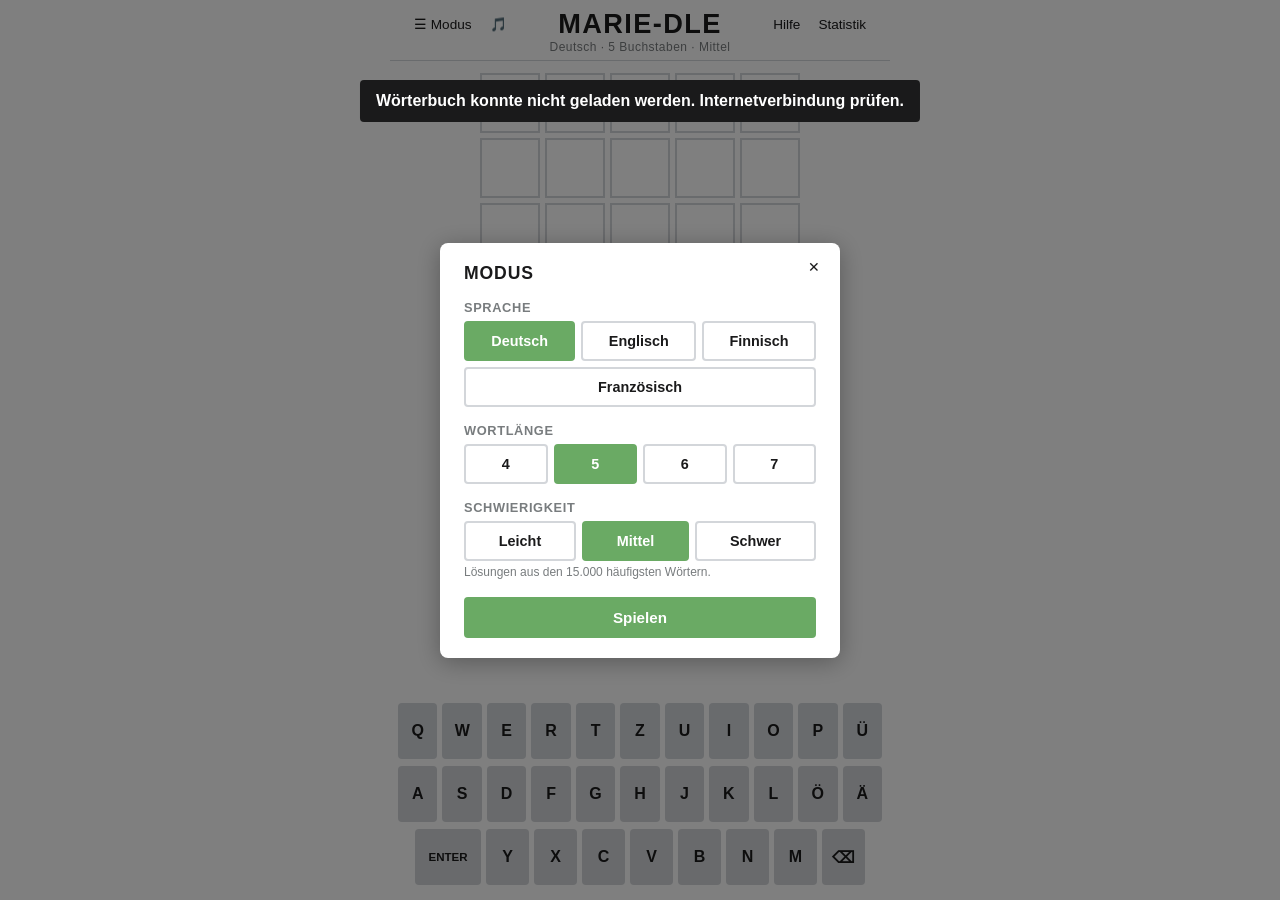
<file: index.html>
<!DOCTYPE html>
<html lang="de">
<head>
<meta charset="UTF-8">
<meta name="viewport" content="width=device-width, initial-scale=1">
<title>Marie-dle</title>
<link rel="stylesheet" href="css/style.css">
<script type="module" src="js/main.js"></script>
</head>
<body>
<header>
  <div class="left">
    <button class="icon-btn" id="menuBtn" aria-label="Modus wählen">☰ Modus</button>
    <a class="icon-btn" href="melodie.html" title="Melodien raten" aria-label="Melodien raten">🎵</a>
  </div>
  <h1>MARIE-DLE</h1>
  <div class="right">
    <button class="icon-btn" id="helpBtn" aria-label="Hilfe">Hilfe</button>
    <button class="icon-btn" id="statsBtn" aria-label="Statistik">Statistik</button>
  </div>
  <div id="modeLabel"></div>
</header>

<main>
  <div id="board"></div>
  <div id="keyboard"></div>
</main>

<div id="toast"></div>

<div class="overlay" id="menuModal">
  <div class="modal">
    <button class="icon-btn close" data-close>✕</button>
    <h2>Modus</h2>
    <h3>Sprache</h3>
    <div class="seg" id="segLang"></div>
    <h3>Wortlänge</h3>
    <div class="seg" id="segLen"></div>
    <h3>Schwierigkeit</h3>
    <div class="seg" id="segDiff"></div>
    <div class="hint" id="diffHint"></div>
    <div class="actions">
      <button class="btn" id="playBtn">Spielen</button>
    </div>
  </div>
</div>

<div class="overlay" id="helpModal">
  <div class="modal">
    <button class="icon-btn close" data-close>✕</button>
    <h2>So wird gespielt</h2>
    <p>Errate das Wort in 6 Versuchen. Jeder Versuch muss ein echtes Wort mit der gewählten Länge sein.</p>
    <div class="example">
      <div class="tile correct">K</div><div class="tile">A</div><div class="tile">T</div><div class="tile">Z</div><div class="tile">E</div>
    </div>
    <p><b>K</b> ist im Wort und an der richtigen Stelle.</p>
    <div class="example">
      <div class="tile">B</div><div class="tile present">L</div><div class="tile">U</div><div class="tile">M</div><div class="tile">E</div>
    </div>
    <p><b>L</b> ist im Wort, aber an einer anderen Stelle.</p>
    <div class="example">
      <div class="tile">N</div><div class="tile">A</div><div class="tile">C</div><div class="tile absent">H</div><div class="tile">T</div>
    </div>
    <p><b>H</b> kommt im Wort nicht vor.</p>
    <p class="note">Unter <b>☰ Modus</b> wählst du Sprache, Wortlänge (4–7) und Schwierigkeit. Leicht, mittel und schwer nutzen die 3.000, 15.000 bzw. 60.000 häufigsten Wörter der Sprache als mögliche Lösungen.</p>
    <p class="note">Mit <b>🎵</b> oben links wechselst du zum Melodie-Modus: Dort errätst du bekannte Melodien auf einer Klaviatur.</p>
    <p class="note">Jeder Modus hat ein eigenes Tageswort und eine eigene Statistik. Mit „Neues Wort“ spielst du danach beliebig weiter.</p>
    <p class="note">Sonderzeichen: Deutsch hat Ä, Ö, Ü als eigene Buchstaben (Wörter mit ß kommen nicht vor), Finnisch hat Ä und Ö. Im Französischen werden Akzente ignoriert (É = E).</p>
    <p class="note">Wörter werden pro Sprache einmalig online geladen und dann im Browser gespeichert. Quellen: <a href="https://github.com/hermitdave/FrequencyWords">FrequencyWords</a> (Häufigkeit), <a href="https://github.com/davidak/wortliste">wortliste</a>, <a href="https://github.com/dwyl/english-words">english-words</a>, <a href="https://github.com/wooorm/dictionaries">wooorm/dictionaries</a>, <a href="https://github.com/Taknok/French-Wordlist">French-Wordlist</a>, <a href="https://github.com/hugovk/everyfinnishword">everyfinnishword</a>.</p>
  </div>
</div>

<div class="overlay" id="statsModal">
  <div class="modal">
    <button class="icon-btn close" data-close>✕</button>
    <div class="seg tabs" id="statsTabs">
      <button data-tab="mode" class="active">Dieser Modus</button>
      <button data-tab="all">Gesamt</button>
    </div>
    <div id="statsModeView">
    <div id="getWell" class="get-well" hidden></div>
    <div id="solutionBox" class="solution"></div>
    <h2>Statistik</h2>
    <div class="hint" id="statsMode"></div>
    <div class="stats">
      <div><div class="num" id="sPlayed">0</div><div class="lbl">Gespielt</div></div>
      <div><div class="num" id="sWin">0</div><div class="lbl">% Gewonnen</div></div>
      <div><div class="num" id="sStreak">0</div><div class="lbl">Serie</div></div>
      <div><div class="num" id="sMax">0</div><div class="lbl">Beste Serie</div></div>
    </div>
    <h2>Verteilung</h2>
    <div id="dist"></div>
    </div>
    <div id="statsAllView" hidden></div>
    <div class="actions">
      <button class="btn secondary" id="shareBtn">Teilen</button>
      <button class="btn" id="newBtn">Neues Wort</button>
    </div>
  </div>
</div>
</body>
</html>
</file>
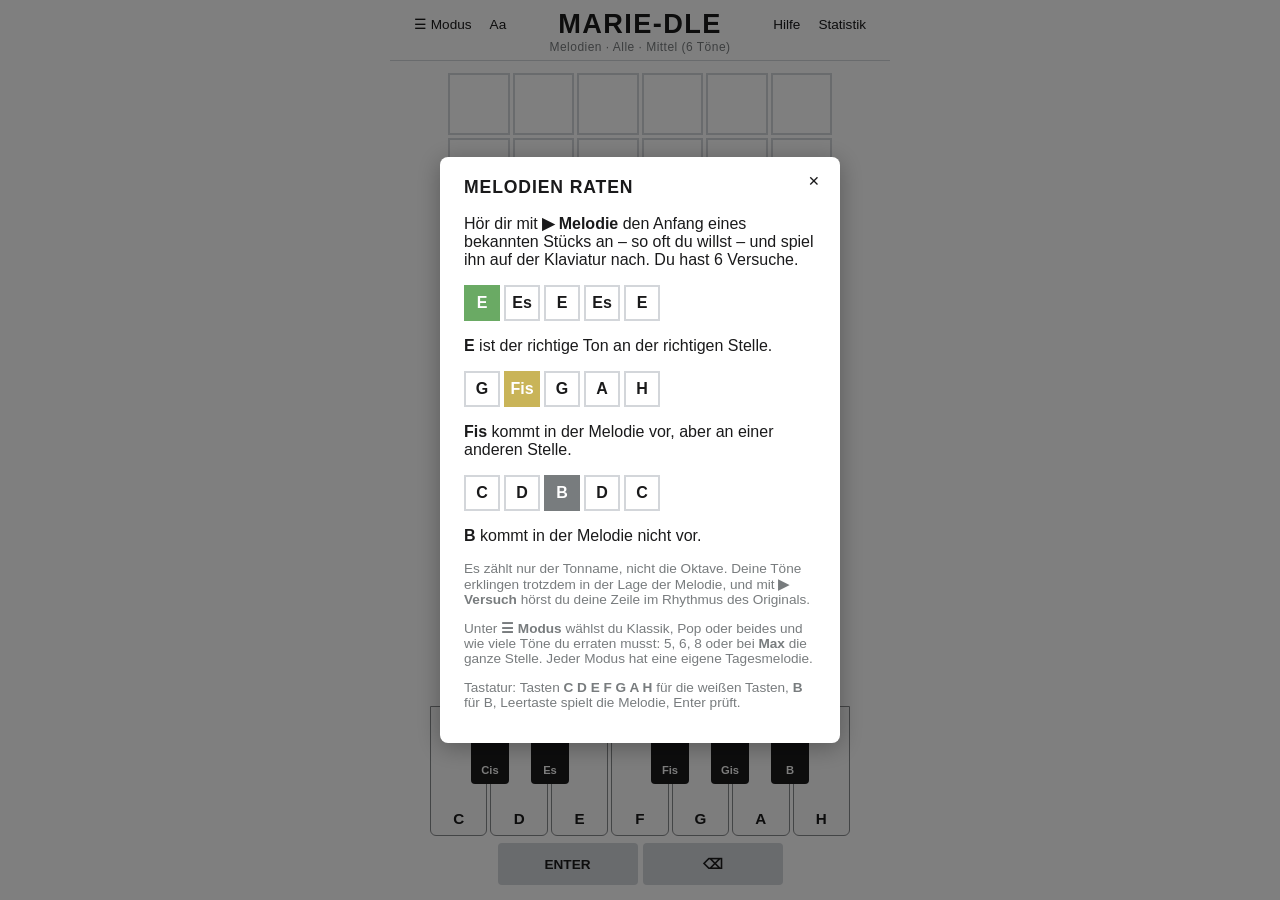
<file: melodie.html>
<!DOCTYPE html>
<html lang="de">
<head>
<meta charset="UTF-8">
<meta name="viewport" content="width=device-width, initial-scale=1">
<title>Marie-dle · Melodien</title>
<link rel="stylesheet" href="css/style.css">
<script type="module" src="js/melody.js"></script>
</head>
<body class="melody">
<header>
  <div class="left">
    <button class="icon-btn" id="menuBtn" aria-label="Modus wählen">☰ Modus</button>
    <a class="icon-btn" href="index.html" title="Wörter raten" aria-label="Wörter raten">Aa</a>
  </div>
  <h1>MARIE-DLE</h1>
  <div class="right">
    <button class="icon-btn" id="helpBtn" aria-label="Hilfe">Hilfe</button>
    <button class="icon-btn" id="statsBtn" aria-label="Statistik">Statistik</button>
  </div>
  <div id="modeLabel"></div>
</header>

<main>
  <div id="board"></div>
  <div id="pianoWrap">
    <div class="kb-row controls">
      <button class="key wide" id="listenBtn">▶ Melodie</button>
      <button class="key wide" id="guessBtn">▶ Versuch</button>
    </div>
    <div id="piano"></div>
    <div class="kb-row controls">
      <button class="key wide" id="enterBtn">ENTER</button>
      <button class="key wide" id="backBtn" aria-label="Löschen">⌫</button>
    </div>
  </div>
</main>

<div id="toast"></div>

<div class="overlay" id="menuModal">
  <div class="modal">
    <button class="icon-btn close" data-close>✕</button>
    <h2>Modus</h2>
    <h3>Musik</h3>
    <div class="seg" id="segCat"></div>
    <h3>Schwierigkeit</h3>
    <div class="seg" id="segLevel"></div>
    <div class="hint" id="levelHint"></div>
    <div class="actions">
      <button class="btn" id="playBtn">Spielen</button>
    </div>
  </div>
</div>

<div class="overlay" id="helpModal">
  <div class="modal">
    <button class="icon-btn close" data-close>✕</button>
    <h2>Melodien raten</h2>
    <p>Hör dir mit <b>▶ Melodie</b> den Anfang eines bekannten Stücks an – so oft du willst – und spiel ihn auf der Klaviatur nach. Du hast 6 Versuche.</p>
    <div class="example">
      <div class="tile correct">E</div><div class="tile">Es</div><div class="tile">E</div><div class="tile">Es</div><div class="tile">E</div>
    </div>
    <p><b>E</b> ist der richtige Ton an der richtigen Stelle.</p>
    <div class="example">
      <div class="tile">G</div><div class="tile present">Fis</div><div class="tile">G</div><div class="tile">A</div><div class="tile">H</div>
    </div>
    <p><b>Fis</b> kommt in der Melodie vor, aber an einer anderen Stelle.</p>
    <div class="example">
      <div class="tile">C</div><div class="tile">D</div><div class="tile absent">B</div><div class="tile">D</div><div class="tile">C</div>
    </div>
    <p><b>B</b> kommt in der Melodie nicht vor.</p>
    <p class="note">Es zählt nur der Tonname, nicht die Oktave. Deine Töne erklingen trotzdem in der Lage der Melodie, und mit <b>▶ Versuch</b> hörst du deine Zeile im Rhythmus des Originals.</p>
    <p class="note">Unter <b>☰ Modus</b> wählst du Klassik, Pop oder beides und wie viele Töne du erraten musst: 5, 6, 8 oder bei <b>Max</b> die ganze Stelle. Jeder Modus hat eine eigene Tagesmelodie.</p>
    <p class="note">Tastatur: Tasten <b>C D E F G A H</b> für die weißen Tasten, <b>B</b> für B, Leertaste spielt die Melodie, Enter prüft.</p>
  </div>
</div>

<div class="overlay" id="statsModal">
  <div class="modal">
    <button class="icon-btn close" data-close>✕</button>
    <div class="seg tabs" id="statsTabs">
      <button data-tab="mode" class="active">Dieser Modus</button>
      <button data-tab="all">Gesamt</button>
    </div>
    <div id="statsModeView">
    <div id="getWell" class="get-well" hidden></div>
    <div id="solutionBox" class="solution"></div>
    <h2>Statistik</h2>
    <div class="hint" id="statsMode"></div>
    <div class="stats">
      <div><div class="num" id="sPlayed">0</div><div class="lbl">Gespielt</div></div>
      <div><div class="num" id="sWin">0</div><div class="lbl">% Gewonnen</div></div>
      <div><div class="num" id="sStreak">0</div><div class="lbl">Serie</div></div>
      <div><div class="num" id="sMax">0</div><div class="lbl">Beste Serie</div></div>
    </div>
    <h2>Verteilung</h2>
    <div id="dist"></div>
    </div>
    <div id="statsAllView" hidden></div>
    <div class="actions">
      <button class="btn secondary" id="shareBtn">Teilen</button>
      <button class="btn" id="newBtn">Neue Melodie</button>
    </div>
  </div>
</div>
</body>
</html>
</file>
<file: css/style.css>
:root {
  --bg: #ffffff;
  --fg: #1a1a1b;
  --muted: #787c7e;
  --border: #d3d6da;
  --border-filled: #878a8c;
  --key: #d3d6da;
  --key-fg: #1a1a1b;
  --correct: #6aaa64;
  --present: #c9b458;
  --absent: #787c7e;
  --toast-bg: #1a1a1b;
  --toast-fg: #ffffff;
  --love-bg: #fdecef;
  --love-border: #f4b6c2;
  --love-fg: #7a2840;
}
@media (prefers-color-scheme: dark) {
  :root:not([data-theme="light"]) {
    --bg: #121213;
    --fg: #f8f8f8;
    --muted: #818384;
    --border: #3a3a3c;
    --border-filled: #565758;
    --key: #818384;
    --key-fg: #f8f8f8;
    --correct: #538d4e;
    --present: #b59f3b;
    --absent: #3a3a3c;
    --toast-bg: #f8f8f8;
    --toast-fg: #121213;
    --love-bg: #3a2229;
    --love-border: #7a3b4c;
    --love-fg: #f9d3dc;
  }
}
* { box-sizing: border-box; }
html, body { margin: 0; height: 100%; }
body {
  background: var(--bg);
  color: var(--fg);
  font-family: "Helvetica Neue", Arial, sans-serif;
  display: flex;
  flex-direction: column;
  align-items: center;
  -webkit-tap-highlight-color: transparent;
}
header {
  width: 100%;
  max-width: 500px;
  display: grid;
  grid-template-columns: 1fr auto 1fr;
  align-items: center;
  padding: 8px 16px 6px;
  border-bottom: 1px solid var(--border);
}
header .left { justify-self: start; display: flex; gap: 2px; align-items: center; }
header .right { justify-self: end; display: flex; gap: 2px; }
header .icon-btn { white-space: nowrap; }
h1 { margin: 0; font-size: 1.7rem; letter-spacing: 0.05em; text-align: center; white-space: nowrap; }
@media (max-width: 420px) {
  header { padding: 8px 6px 6px; }
  header .icon-btn { padding: 6px 5px; font-size: 0.8rem; }
  h1 { font-size: 1.25rem; letter-spacing: 0.02em; }
}
#modeLabel { grid-column: 1 / -1; text-align: center; font-size: 0.75rem; color: var(--muted); letter-spacing: 0.04em; }
.icon-btn {
  background: none; border: none; color: var(--fg);
  font-size: 0.85rem; cursor: pointer; padding: 6px 8px;
  border-radius: 4px;
}
.icon-btn:hover { background: var(--border); }
main {
  flex: 1;
  display: flex;
  flex-direction: column;
  align-items: center;
  justify-content: space-between;
  width: 100%;
  max-width: 500px;
  padding: 12px 8px 8px;
}
/* Das Brett passt sich Breite UND Höhe an, damit die Tastatur immer sichtbar bleibt.
   --chrome: Höhe von Kopfzeile, Tastatur und Abständen. */
#board {
  --cols: 5;
  --chrome: 305px;
  --w: max(100px, min(calc(var(--cols) * 64px), calc(min(100vw, 500px) - 16px),
                      calc((100vh - var(--chrome)) * var(--cols) / 6)));
  display: grid;
  grid-template-rows: repeat(6, 1fr);
  gap: 5px;
  width: var(--w);
  aspect-ratio: var(--cols) / 6;
}
@supports (height: 100dvh) {
  #board {
    --w: max(100px, min(calc(var(--cols) * 64px), calc(min(100vw, 500px) - 16px),
                        calc((100dvh - var(--chrome)) * var(--cols) / 6)));
  }
}
.row { display: grid; grid-template-columns: repeat(var(--cols), 1fr); gap: 5px; }
.row.shake { animation: shake 0.5s; }
.tile {
  border: 2px solid var(--border);
  display: flex; align-items: center; justify-content: center;
  font-size: var(--tile-font, 2rem);
  font-size: min(var(--tile-font, 2rem), calc(var(--w) / var(--cols) * 0.55));
  font-weight: bold; text-transform: uppercase;
  user-select: none;
}
.tile.filled { border-color: var(--border-filled); animation: pop 0.1s; }
.tile.correct, .tile.present, .tile.absent { color: #fff; border-color: transparent; }
.tile.correct { background: var(--correct); }
.tile.present { background: var(--present); }
.tile.absent  { background: var(--absent); }
.tile.flip { animation: flip 0.5s ease forwards; }
.tile.win { animation: bounce 0.6s ease; }
@keyframes pop { 50% { transform: scale(1.1); } }
@keyframes flip { 0% { transform: rotateX(0); } 50% { transform: rotateX(90deg); } 100% { transform: rotateX(0); } }
@keyframes shake {
  10%, 90% { transform: translateX(-2px); }
  20%, 80% { transform: translateX(4px); }
  30%, 50%, 70% { transform: translateX(-6px); }
  40%, 60% { transform: translateX(6px); }
}
@keyframes bounce { 0%, 100% { transform: translateY(0); } 40% { transform: translateY(-20px); } 60% { transform: translateY(4px); } }

#keyboard { width: 100%; user-select: none; margin-top: 12px; }
.kb-row { display: flex; justify-content: center; gap: 5px; margin-bottom: 7px; }
.key {
  flex: 1; max-width: 43px; height: 56px;
  border: none; border-radius: 4px;
  background: var(--key); color: var(--key-fg);
  font-size: 1rem; font-weight: bold; cursor: pointer;
  display: flex; align-items: center; justify-content: center;
  padding: 0;
}
.key.wide { flex: 1.5; max-width: 66px; font-size: 0.72rem; }
.key.correct { background: var(--correct); color: #fff; }
.key.present { background: var(--present); color: #fff; }
.key.absent  { background: var(--absent);  color: #fff; }
@media (max-height: 600px) {
  #board { --chrome: 260px; }
  .key { height: 44px; }
  .kb-row { margin-bottom: 5px; }
  #keyboard { margin-top: 8px; }
}
/* Handy quer: Brett und Tastatur nebeneinander, sonst bleiben nur winzige Kacheln. */
@media (orientation: landscape) and (max-height: 500px) {
  header { padding: 3px 16px 2px; max-width: none; }
  h1 { font-size: 1.2rem; }
  main { flex-direction: row; justify-content: center; align-items: center;
         gap: 16px; max-width: none; padding: 4px 8px; }
  #board { --w: max(80px, min(calc(var(--cols) * 64px), 45vw,
                              calc((100vh - 64px) * var(--cols) / 6))); }
  #keyboard { flex: 1; max-width: 500px; margin-top: 0; }
  .key { height: min(44px, calc((100vh - 70px) / 3 - 6px)); }
  .kb-row { margin-bottom: 5px; }
}

#toast {
  position: fixed; top: 80px; left: 50%; transform: translateX(-50%);
  background: var(--toast-bg); color: var(--toast-fg);
  padding: 12px 16px; border-radius: 4px; font-weight: bold;
  opacity: 0; pointer-events: none; transition: opacity 0.2s; z-index: 30;
  max-width: calc(100% - 32px); text-align: center;
}
#toast.show { opacity: 1; }

.overlay {
  position: fixed; inset: 0; background: rgba(0,0,0,0.5);
  display: none; align-items: center; justify-content: center; z-index: 20;
  padding: 16px;
}
.overlay.open { display: flex; }
.modal {
  background: var(--bg); color: var(--fg);
  border-radius: 8px; padding: 20px 24px; width: 100%; max-width: 400px;
  max-height: calc(100vh - 32px); max-height: calc(100dvh - 32px); overflow-y: auto;
  box-shadow: 0 4px 24px rgba(0,0,0,0.3); position: relative;
}
.modal h2 { margin-top: 0; font-size: 1.1rem; text-transform: uppercase; letter-spacing: 0.05em; }
.modal h3 { font-size: 0.8rem; text-transform: uppercase; letter-spacing: 0.05em; color: var(--muted); margin: 16px 0 6px; }
.modal .close { position: absolute; top: 10px; right: 12px; }
.stats { display: flex; justify-content: space-around; text-align: center; margin-bottom: 16px; }
.stats .num { font-size: 1.8rem; }
.stats .lbl { font-size: 0.7rem; color: var(--muted); }
.dist-row { display: flex; align-items: center; gap: 6px; margin: 3px 0; font-size: 0.85rem; }
.dist-bar { background: var(--absent); color: #fff; padding: 2px 6px; text-align: right; min-width: 22px; font-weight: bold; }
.dist-bar.hl { background: var(--correct); }
.actions { display: flex; gap: 10px; margin-top: 18px; }
.btn {
  flex: 1; padding: 12px; border: none; border-radius: 4px; cursor: pointer;
  font-weight: bold; font-size: 0.95rem; background: var(--correct); color: #fff;
}
.btn.secondary { background: var(--key); color: var(--key-fg); }
.btn:disabled { opacity: 0.6; cursor: wait; }
.example { display: flex; gap: 4px; margin: 6px 0; }
.example .tile { width: 36px; height: 36px; font-size: 1.2rem; }
.get-well {
  background: var(--love-bg); color: var(--love-fg);
  border: 1px solid var(--love-border); border-radius: 8px;
  padding: 12px 14px; margin: 0 28px 14px 0;
  font-size: 0.95rem; line-height: 1.4; text-align: center;
}
.get-well[hidden] { display: none; }
.solution { text-align: center; font-size: 1rem; margin-bottom: 14px; }
.solution b { letter-spacing: 0.1em; }
.seg { display: flex; gap: 6px; flex-wrap: wrap; }
.seg button {
  flex: 1 1 auto; min-width: 60px; white-space: nowrap;
  padding: 10px 8px; border-radius: 4px; cursor: pointer;
  border: 2px solid var(--border); background: var(--bg); color: var(--fg);
  font-weight: bold; font-size: 0.9rem;
}
.seg button.active { border-color: var(--correct); background: var(--correct); color: #fff; }
.hint { font-size: 0.75rem; color: var(--muted); margin-top: 4px; }
.note { color: var(--muted); font-size: 0.85rem; }
.note a { color: inherit; }
#statsMode { margin: -8px 0 12px; }

/* ---------- Melodie-Modus ---------- */
a.icon-btn { text-decoration: none; display: inline-block; }
.melody #board { --chrome: 345px; }
.melody .tile { text-transform: none; }
.tile.playing { border-color: var(--love-border); box-shadow: 0 0 0 3px var(--love-border); }
#pianoWrap { width: 100%; user-select: none; margin-top: 12px; }
.kb-row.controls .key { max-width: 140px; height: 42px; font-size: 0.85rem; }
#piano {
  --black-w: 9%;
  position: relative; display: flex; gap: 3px;
  height: 130px; margin: 0 auto 7px; max-width: 420px;
}
.pkey {
  border: none; cursor: pointer; padding: 0 0 8px; font-weight: bold;
  display: flex; align-items: flex-end; justify-content: center;
  transition: background 0.15s;
}
.pkey.white {
  flex: 1; border-radius: 0 0 6px 6px;
  background: #fafafa; color: #1a1a1b; border: 1px solid var(--border-filled);
  font-size: 0.95rem;
}
.pkey.black {
  position: absolute; top: 0; z-index: 1; width: var(--black-w); height: 60%;
  border-radius: 0 0 4px 4px; background: #1a1a1b; color: #f8f8f8;
  font-size: 0.7rem; padding-bottom: 6px;
}
.pkey:active { filter: brightness(0.85); }
.pkey.correct { background: var(--correct); color: #fff; }
.pkey.present { background: var(--present); color: #fff; }
.pkey.absent  { background: var(--absent);  color: #fff; }
.pkey.white.absent { background: #b0b3b5; }
.pkey.black.absent { background: #4a4a4c; color: #9a9a9c; }
.solution .by { font-size: 0.85rem; color: var(--muted); margin-top: 2px; }
.btn.small { flex: none; padding: 8px 14px; font-size: 0.85rem; margin-top: 10px; }
@media (max-height: 600px) {
  .melody #board { --chrome: 290px; }
  #piano { height: 100px; }
  .kb-row.controls .key { height: 36px; }
}
@media (orientation: landscape) and (max-height: 500px) {
  #pianoWrap { flex: 1; max-width: 500px; margin-top: 0; }
  #piano { height: min(130px, calc(100vh - 140px)); }
}
/* Bei vielen Tönen (Max) müssen auch dreibuchstabige Namen wie „Fis“ in schmale Kacheln passen. */
.melody .tile { font-size: min(var(--tile-font, 2rem), calc(var(--w) / var(--cols) * 0.42)); }
.melody #board .row, .melody #board { gap: 3px; }
/* Schwarze Tasten behalten ihren Rand, damit sie sich auch gefärbt von den weißen abheben. */
.pkey.black { border: 2px solid #1a1a1b; border-top: none; }
.pkey.black.correct, .pkey.black.present { box-shadow: inset 0 -4px 0 rgba(0,0,0,0.35); }

/* ---------- Statistik: Reiter und Gesamtvergleich ---------- */
.seg.tabs { margin: 0 28px 16px 0; }
.seg.tabs button { padding: 7px 8px; font-size: 0.85rem; }
#statsModeView[hidden], #statsAllView[hidden] { display: none; }
.ov-block { margin-bottom: 14px; }
.ov-block h3 { margin: 10px 0 6px; }
.ov-row {
  display: grid; grid-template-columns: minmax(0, 1.3fr) 3.2em minmax(0, 1.6fr) 3.4em;
  gap: 6px; align-items: center; font-size: 0.85rem; margin: 3px 0;
}
.ov-head { font-size: 0.7rem; color: var(--muted); }
.ov-head span:nth-child(2), .ov-head span:nth-child(4), .ov-num { text-align: right; }
.ov-label { overflow: hidden; text-overflow: ellipsis; white-space: nowrap; }
.ov-num { font-variant-numeric: tabular-nums; }
.ov-bar { position: relative; height: 18px; background: var(--border); border-radius: 3px; overflow: hidden; }
.ov-fill { position: absolute; inset: 0 auto 0 0; background: var(--correct); }
.ov-bar span { position: relative; padding-left: 6px; font-size: 0.75rem; font-weight: bold; line-height: 18px; color: var(--fg); }
</file>
